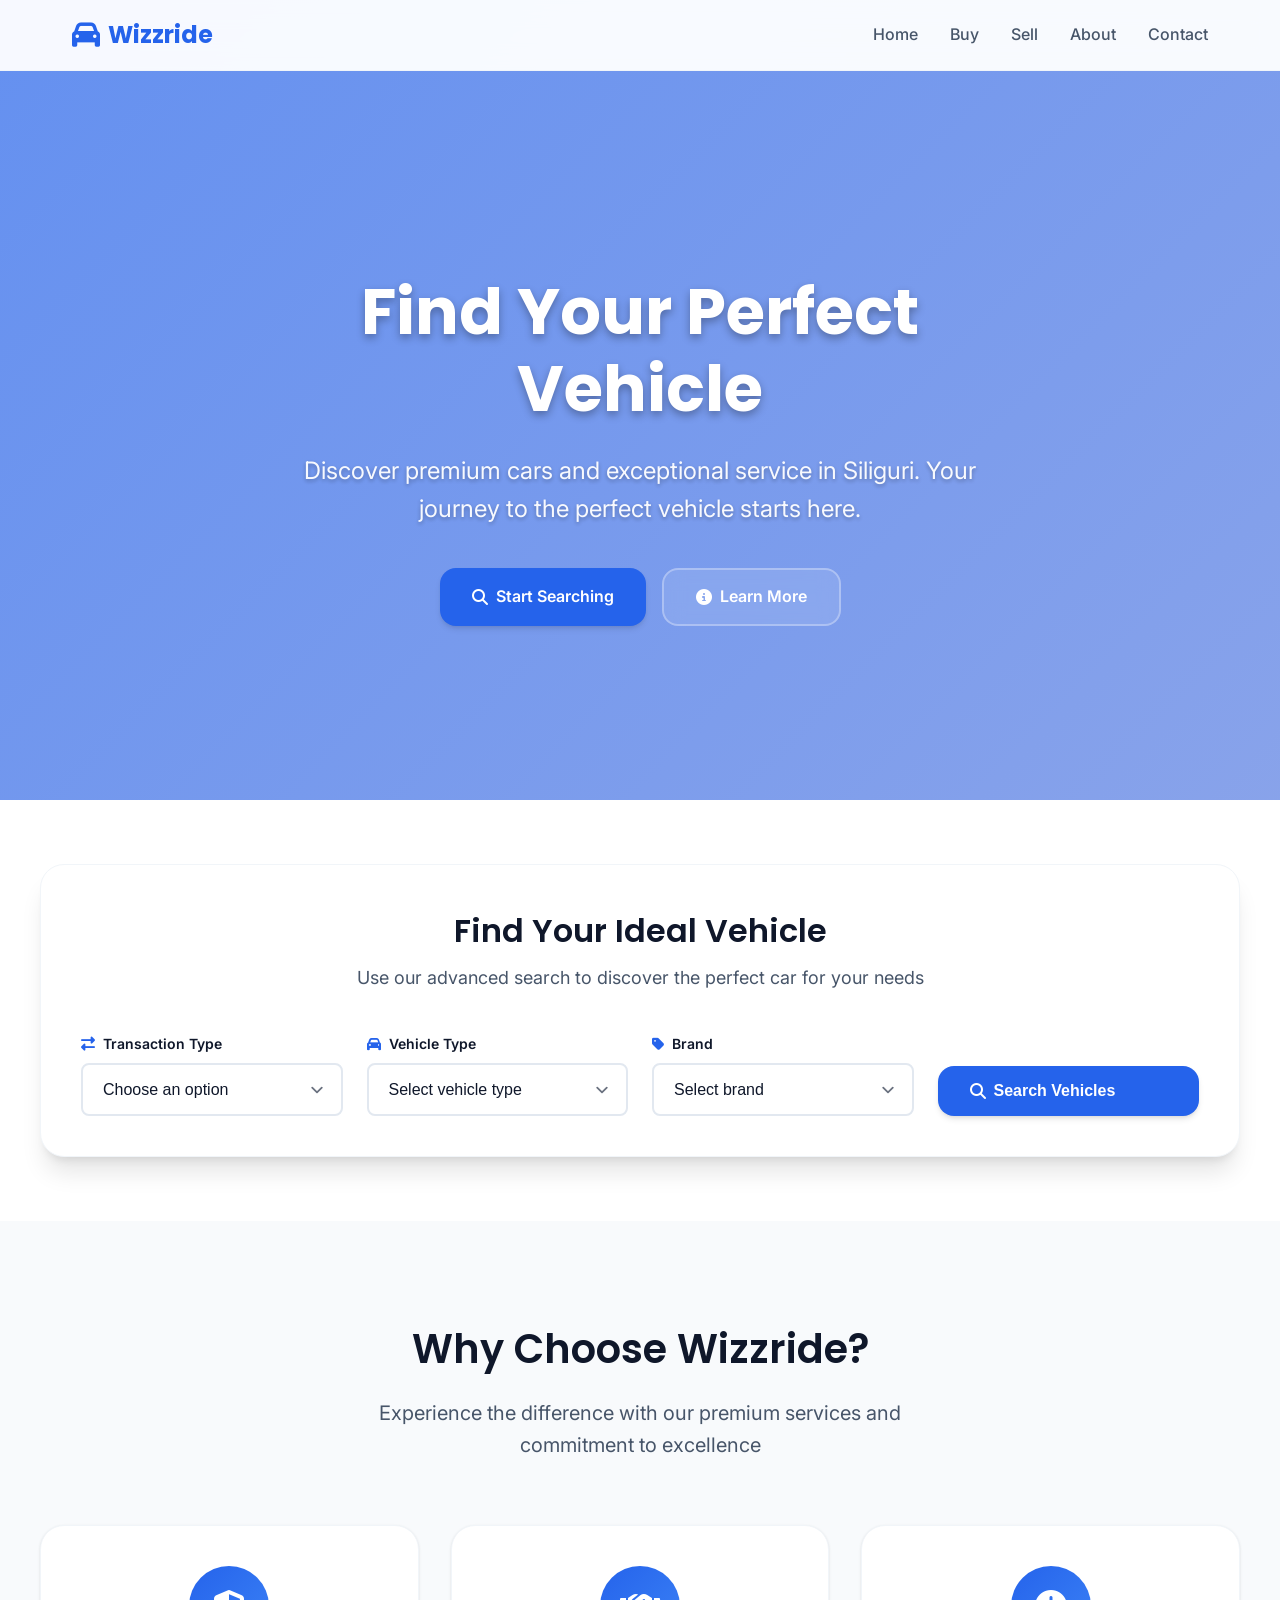
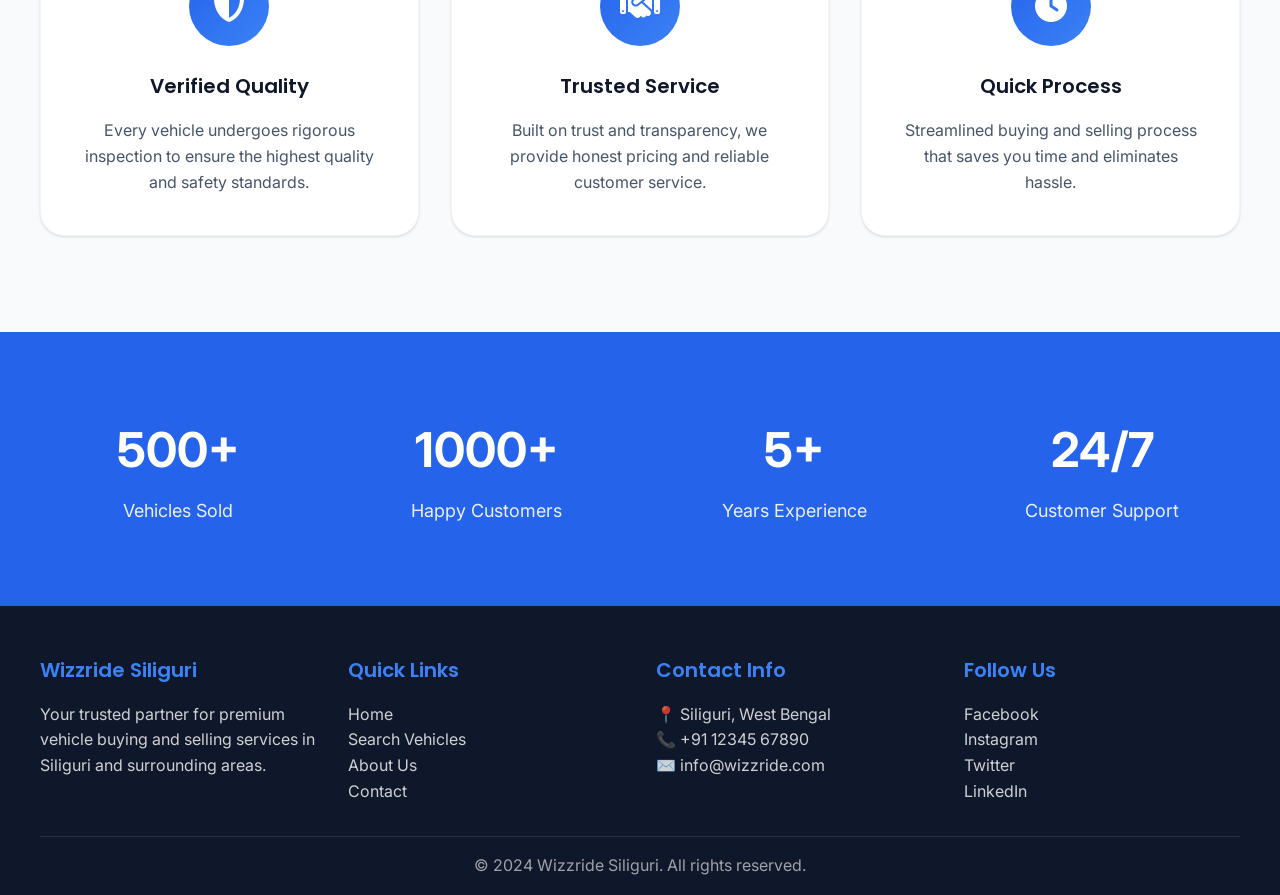
<file: index.html>
<!DOCTYPE html>
<html lang="en">
<head>
  <meta charset="UTF-8" />
  <meta name="viewport" content="width=device-width, initial-scale=1" />
  <title>Wizzride Siliguri - Buy & Sell Premium Vehicles</title>
  
  <!-- Favicon -->
  <link rel="icon" type="image/x-icon" href="/favicon.ico">
  
  <!-- Google Fonts -->
  <link href="https://fonts.googleapis.com/css2?family=Inter:wght@300;400;500;600;700&family=Poppins:wght@300;400;500;600;700&display=swap" rel="stylesheet">
  
  <!-- Font Awesome for icons -->
  <link rel="stylesheet" href="https://cdnjs.cloudflare.com/ajax/libs/font-awesome/6.4.0/css/all.min.css">
 
<style>
:root {
  --primary: #2563eb;
  --primary-dark: #1d4ed8;
  --primary-light: #3b82f6;
  --secondary: #64748b;
  --accent: #f59e0b;
  --success: #10b981;
  --danger: #ef4444;
  --warning: #f59e0b;
  --info: #06b6d4;
  
  --bg-primary: #ffffff;
  --bg-secondary: #f8fafc;
  --bg-tertiary: #f1f5f9;
  
  --text-primary: #0f172a;
  --text-secondary: #475569;
  --text-muted: #64748b;
  
  --border: #e2e8f0;
  --border-light: #f1f5f9;
  
  --shadow-sm: 0 1px 2px 0 rgb(0 0 0 / 0.05);
  --shadow: 0 1px 3px 0 rgb(0 0 0 / 0.1), 0 1px 2px -1px rgb(0 0 0 / 0.1);
  --shadow-md: 0 4px 6px -1px rgb(0 0 0 / 0.1), 0 2px 4px -2px rgb(0 0 0 / 0.1);
  --shadow-lg: 0 10px 15px -3px rgb(0 0 0 / 0.1), 0 4px 6px -4px rgb(0 0 0 / 0.1);
  --shadow-xl: 0 20px 25px -5px rgb(0 0 0 / 0.1), 0 8px 10px -6px rgb(0 0 0 / 0.1);
  
  --radius-sm: 0.375rem;
  --radius: 0.5rem;
  --radius-md: 0.75rem;
  --radius-lg: 1rem;
  --radius-xl: 1.5rem;
  
  --transition: all 0.2s cubic-bezier(0.4, 0, 0.2, 1);
}

* {
  margin: 0;
  padding: 0;
  box-sizing: border-box;
}

body {
  font-family: "Inter", -apple-system, BlinkMacSystemFont, "Segoe UI", Roboto, sans-serif;
  background: var(--bg-secondary);
  color: var(--text-primary);
  line-height: 1.6;
  overflow-x: hidden;
}

/* Header */
.header {
  position: fixed;
  top: 0;
  left: 0;
  right: 0;
  z-index: 1000;
  background: rgba(255, 255, 255, 0.95);
  backdrop-filter: blur(12px);
  border-bottom: 1px solid var(--border-light);
  transition: var(--transition);
}

.header-content {
  max-width: 1200px;
  margin: 0 auto;
  padding: 1rem 2rem;
  display: flex;
  align-items: center;
  justify-content: space-between;
}

.logo {
  font-family: "Poppins", sans-serif;
  font-size: 1.5rem;
  font-weight: 700;
  color: var(--primary);
  text-decoration: none;
  display: flex;
  align-items: center;
  gap: 0.5rem;
}

.logo i {
  font-size: 1.75rem;
}

.nav {
  display: flex;
  list-style: none;
  gap: 2rem;
  align-items: center;
}

.nav a {
  text-decoration: none;
  color: var(--text-secondary);
  font-weight: 500;
  transition: var(--transition);
  position: relative;
}

.nav a:hover {
  color: var(--primary);
}

.nav a::after {
  content: '';
  position: absolute;
  bottom: -4px;
  left: 0;
  width: 0;
  height: 2px;
  background: var(--primary);
  transition: var(--transition);
}

.nav a:hover::after {
  width: 100%;
}

/* Hero Section */
.hero {
  position: relative;
  height: 100vh;
  min-height: 600px;
  overflow: hidden;
  display: flex;
  align-items: center;
  justify-content: center;
}

.slider {
  position: absolute;
  top: 0;
  left: 0;
  width: 100%;
  height: 100%;
  z-index: 1;
}

.slides {
  display: flex;
  width: 400%;
  height: 100%;
  animation: slideShow 20s infinite;
}

.slide {
  width: 25%;
  height: 100%;
  position: relative;
  background-size: cover;
  background-position: center;
  background-repeat: no-repeat;
}

.slide::before {
  content: '';
  position: absolute;
  top: 0;
  left: 0;
  width: 100%;
  height: 100%;
  background: linear-gradient(135deg, rgba(37, 99, 235, 0.7), rgba(29, 78, 216, 0.5));
  z-index: 1;
}

.slide:nth-child(1) { background-image: url('https://images.unsplash.com/photo-1555215695-3004980ad54e?ixlib=rb-4.0.3&auto=format&fit=crop&w=2000&q=80'); }
.slide:nth-child(2) { background-image: url('https://images.unsplash.com/photo-1549317661-bd32c8ce0db2?ixlib=rb-4.0.3&auto=format&fit=crop&w=2000&q=80'); }
.slide:nth-child(3) { background-image: url('https://images.unsplash.com/photo-1503376780353-7e6692767b70?ixlib=rb-4.0.3&auto=format&fit=crop&w=2000&q=80'); }
.slide:nth-child(4) { background-image: url('https://images.unsplash.com/photo-1552519507-da3b142c6e3d?ixlib=rb-4.0.3&auto=format&fit=crop&w=2000&q=80'); }

.hero-content {
  position: relative;
  z-index: 10;
  text-align: center;
  color: white;
  max-width: 800px;
  margin: 0 auto;
  padding: 0 2rem;
}

.hero-title {
  font-family: "Poppins", sans-serif;
  font-size: clamp(2.5rem, 5vw, 4rem);
  font-weight: 700;
  margin-bottom: 1.5rem;
  line-height: 1.2;
  text-shadow: 0 4px 8px rgba(0, 0, 0, 0.3);
}

.hero-subtitle {
  font-size: clamp(1.125rem, 2vw, 1.5rem);
  font-weight: 400;
  margin-bottom: 2.5rem;
  opacity: 0.95;
  text-shadow: 0 2px 4px rgba(0, 0, 0, 0.3);
}

.hero-cta {
  display: flex;
  gap: 1rem;
  justify-content: center;
  flex-wrap: wrap;
}

.btn {
  display: inline-flex;
  align-items: center;
  gap: 0.5rem;
  padding: 0.875rem 2rem;
  font-size: 1rem;
  font-weight: 600;
  text-decoration: none;
  border-radius: var(--radius-lg);
  transition: var(--transition);
  cursor: pointer;
  border: none;
  outline: none;
  position: relative;
  overflow: hidden;
}

.btn-primary {
  background: var(--primary);
  color: white;
  box-shadow: var(--shadow-md);
}

.btn-primary:hover {
  background: var(--primary-dark);
  transform: translateY(-2px);
  box-shadow: var(--shadow-lg);
}

.btn-secondary {
  background: rgba(255, 255, 255, 0.1);
  color: white;
  border: 2px solid rgba(255, 255, 255, 0.3);
  backdrop-filter: blur(10px);
}

.btn-secondary:hover {
  background: rgba(255, 255, 255, 0.2);
  border-color: rgba(255, 255, 255, 0.5);
  transform: translateY(-2px);
}

/* Search Section */
.search-section {
  background: var(--bg-primary);
  padding: 4rem 2rem;
  position: relative;
  z-index: 10;
  margin-top: -100px;
}

.search-container {
  max-width: 1200px;
  margin: 0 auto;
}

.search-card {
  background: var(--bg-primary);
  border-radius: var(--radius-xl);
  padding: 2.5rem;
  box-shadow: var(--shadow-xl);
  border: 1px solid var(--border-light);
}

.search-header {
  text-align: center;
  margin-bottom: 2.5rem;
}

.search-title {
  font-family: "Poppins", sans-serif;
  font-size: 2rem;
  font-weight: 600;
  color: var(--text-primary);
  margin-bottom: 0.5rem;
}

.search-subtitle {
  color: var(--text-secondary);
  font-size: 1.125rem;
}

.search-form {
  display: grid;
  grid-template-columns: repeat(auto-fit, minmax(250px, 1fr));
  gap: 1.5rem;
  align-items: end;
}

.form-group {
  display: flex;
  flex-direction: column;
  gap: 0.5rem;
}

.form-label {
  font-weight: 600;
  color: var(--text-primary);
  font-size: 0.875rem;
  display: flex;
  align-items: center;
  gap: 0.5rem;
}

.form-label i {
  color: var(--primary);
}

.form-select {
  padding: 1rem 1.25rem;
  border: 2px solid var(--border);
  border-radius: var(--radius);
  font-size: 1rem;
  color: var(--text-primary);
  background: var(--bg-primary);
  transition: var(--transition);
  appearance: none;
  background-image: url("data:image/svg+xml,%3csvg xmlns='http://www.w3.org/2000/svg' fill='none' viewBox='0 0 20 20'%3e%3cpath stroke='%236b7280' stroke-linecap='round' stroke-linejoin='round' stroke-width='1.5' d='m6 8 4 4 4-4'/%3e%3c/svg%3e");
  background-position: right 0.75rem center;
  background-repeat: no-repeat;
  background-size: 1.5em 1.5em;
  padding-right: 2.5rem;
}

.form-select:focus {
  outline: none;
  border-color: var(--primary);
  box-shadow: 0 0 0 3px rgba(37, 99, 235, 0.1);
}

.form-select:hover {
  border-color: var(--primary-light);
}

.search-btn {
  padding: 1rem 2rem;
  height: fit-content;
}

/* Features Section */
.features {
  padding: 6rem 2rem;
  background: var(--bg-secondary);
}

.features-container {
  max-width: 1200px;
  margin: 0 auto;
}

.features-header {
  text-align: center;
  margin-bottom: 4rem;
}

.features-title {
  font-family: "Poppins", sans-serif;
  font-size: 2.5rem;
  font-weight: 600;
  color: var(--text-primary);
  margin-bottom: 1rem;
}

.features-subtitle {
  color: var(--text-secondary);
  font-size: 1.25rem;
  max-width: 600px;
  margin: 0 auto;
}

.features-grid {
  display: grid;
  grid-template-columns: repeat(auto-fit, minmax(300px, 1fr));
  gap: 2rem;
}

.feature-card {
  background: var(--bg-primary);
  padding: 2.5rem;
  border-radius: var(--radius-xl);
  box-shadow: var(--shadow);
  border: 1px solid var(--border-light);
  transition: var(--transition);
  text-align: center;
}

.feature-card:hover {
  transform: translateY(-4px);
  box-shadow: var(--shadow-lg);
}

.feature-icon {
  width: 80px;
  height: 80px;
  background: linear-gradient(135deg, var(--primary), var(--primary-light));
  border-radius: 50%;
  display: flex;
  align-items: center;
  justify-content: center;
  margin: 0 auto 1.5rem;
  color: white;
  font-size: 2rem;
}

.feature-title {
  font-family: "Poppins", sans-serif;
  font-size: 1.25rem;
  font-weight: 600;
  color: var(--text-primary);
  margin-bottom: 1rem;
}

.feature-description {
  color: var(--text-secondary);
  line-height: 1.6;
}

/* Stats Section */
.stats {
  padding: 4rem 2rem;
  background: var(--primary);
  color: white;
}

.stats-container {
  max-width: 1200px;
  margin: 0 auto;
}

.stats-grid {
  display: grid;
  grid-template-columns: repeat(auto-fit, minmax(200px, 1fr));
  gap: 2rem;
  text-align: center;
}

.stat-item {
  padding: 1rem;
}

.stat-number {
  font-size: 3rem;
  font-weight: 700;
  margin-bottom: 0.5rem;
  display: block;
}

.stat-label {
  font-size: 1.125rem;
  opacity: 0.9;
}

/* Footer */
.footer {
  background: var(--text-primary);
  color: white;
  padding: 3rem 2rem 1rem;
}

.footer-container {
  max-width: 1200px;
  margin: 0 auto;
}

.footer-content {
  display: grid;
  grid-template-columns: repeat(auto-fit, minmax(250px, 1fr));
  gap: 2rem;
  margin-bottom: 2rem;
}

.footer-section h3 {
  font-family: "Poppins", sans-serif;
  font-size: 1.25rem;
  font-weight: 600;
  margin-bottom: 1rem;
  color: var(--primary-light);
}

.footer-section p,
.footer-section a {
  color: rgba(255, 255, 255, 0.8);
  text-decoration: none;
  line-height: 1.6;
  transition: var(--transition);
}

.footer-section a:hover {
  color: var(--primary-light);
}

.footer-bottom {
  border-top: 1px solid rgba(255, 255, 255, 0.1);
  padding-top: 1rem;
  text-align: center;
  color: rgba(255, 255, 255, 0.6);
}

/* Animations */
@keyframes slideShow {
  0%, 20% { transform: translateX(0); }
  25%, 45% { transform: translateX(-25%); }
  50%, 70% { transform: translateX(-50%); }
  75%, 95% { transform: translateX(-75%); }
  100% { transform: translateX(0); }
}

/* Mobile Responsiveness */
@media (max-width: 768px) {
  .header-content {
    padding: 1rem;
  }
  
  .nav {
    display: none;
  }
  
  .hero-content {
    padding: 0 1rem;
  }
  
  .search-section {
    padding: 2rem 1rem;
    margin-top: -50px;
  }
  
  .search-card {
    padding: 1.5rem;
  }
  
  .search-form {
    grid-template-columns: 1fr;
  }
  
  .hero-cta {
    flex-direction: column;
    align-items: center;
  }
  
  .btn {
    width: 100%;
    max-width: 300px;
    justify-content: center;
  }
}

/* Loading Animation */
.loading {
  display: inline-block;
  width: 20px;
  height: 20px;
  border: 3px solid rgba(255, 255, 255, 0.3);
  border-radius: 50%;
  border-top-color: white;
  animation: spin 1s ease-in-out infinite;
}

@keyframes spin {
  to { transform: rotate(360deg); }
}

/* Smooth Scroll */
html {
  scroll-behavior: smooth;
}

/* Focus States */
.btn:focus-visible,
.form-select:focus-visible {
  outline: 2px solid var(--primary);
  outline-offset: 2px;
}
</style>
</head>

<body>
  <!-- Header -->
  <header class="header">
    <div class="header-content">
      <a href="#" class="logo">
        <i class="fas fa-car"></i>
        Wizzride
      </a>
      <nav class="nav">
        <a href="#home">Home</a>
        <a href="#buy">Buy</a>
        <a href="#sell">Sell</a>
        <a href="#about">About</a>
        <a href="#contact">Contact</a>
      </nav>
    </div>
  </header>

  <!-- Hero Section -->
  <section class="hero" id="home">
    <div class="slider" aria-label="Auto-sliding background image slider">
      <div class="slides">
        <div class="slide"></div>
        <div class="slide"></div>
        <div class="slide"></div>
        <div class="slide"></div>
      </div>
    </div>
    
    <div class="hero-content">
      <h1 class="hero-title">Find Your Perfect Vehicle</h1>
      <p class="hero-subtitle">
        Discover premium cars and exceptional service in Siliguri. 
        Your journey to the perfect vehicle starts here.
      </p>
      <div class="hero-cta">
        <a href="#search" class="btn btn-primary">
          <i class="fas fa-search"></i>
          Start Searching
        </a>
        <a href="#about" class="btn btn-secondary">
          <i class="fas fa-info-circle"></i>
          Learn More
        </a>
      </div>
    </div>
  </section>

  <!-- Search Section -->
  <section class="search-section" id="search">
    <div class="search-container">
      <div class="search-card">
        <div class="search-header">
          <h2 class="search-title">Find Your Ideal Vehicle</h2>
          <p class="search-subtitle">Use our advanced search to discover the perfect car for your needs</p>
        </div>
        
        <form class="search-form">
          <div class="form-group">
            <label class="form-label">
              <i class="fas fa-exchange-alt"></i>
              Transaction Type
            </label>
            <select name="status" class="form-select" required>
              <option value="" disabled selected>Choose an option</option>
              <option value="buy">🔍 Looking to Buy</option>
              <option value="sell">💰 Looking to Sell</option>
              <option value="trade">🔄 Trade-in</option>
            </select>
          </div>

          <div class="form-group">
            <label class="form-label">
              <i class="fas fa-car"></i>
              Vehicle Type
            </label>
            <select name="type" class="form-select" required>
              <option value="" disabled selected>Select vehicle type</option>
              <option value="sedans">🚗 Sedans</option>
              <option value="suvs">🚙 SUVs</option>
              <option value="hatchback">🚗 Hatchbacks</option>
              <option value="luxury">✨ Luxury Cars</option>
              <option value="electric">⚡ Electric Vehicles</option>
            </select>
          </div>

          <div class="form-group">
            <label class="form-label">
              <i class="fas fa-tag"></i>
              Brand
            </label>
            <select name="brand" class="form-select" required>
              <option value="" disabled selected>Select brand</option>
              <option value="honda">Honda</option>
              <option value="tata">Tata</option>
              <option value="maruti">Maruti Suzuki</option>
              <option value="hyundai">Hyundai</option>
              <option value="toyota">Toyota</option>
              <option value="mahindra">Mahindra</option>
              <option value="ford">Ford</option>
              <option value="bmw">BMW</option>
              <option value="mercedes">Mercedes-Benz</option>
              <option value="audi">Audi</option>
            </select>
          </div>

          <div class="form-group">
            <button type="submit" class="btn btn-primary search-btn">
              <i class="fas fa-search"></i>
              Search Vehicles
            </button>
          </div>
        </form>
      </div>
    </div>
  </section>

  <!-- Features Section -->
  <section class="features" id="about">
    <div class="features-container">
      <div class="features-header">
        <h2 class="features-title">Why Choose Wizzride?</h2>
        <p class="features-subtitle">
          Experience the difference with our premium services and commitment to excellence
        </p>
      </div>
      
      <div class="features-grid">
        <div class="feature-card">
          <div class="feature-icon">
            <i class="fas fa-shield-alt"></i>
          </div>
          <h3 class="feature-title">Verified Quality</h3>
          <p class="feature-description">
            Every vehicle undergoes rigorous inspection to ensure the highest quality and safety standards.
          </p>
        </div>
        
        <div class="feature-card">
          <div class="feature-icon">
            <i class="fas fa-handshake"></i>
          </div>
          <h3 class="feature-title">Trusted Service</h3>
          <p class="feature-description">
            Built on trust and transparency, we provide honest pricing and reliable customer service.
          </p>
        </div>
        
        <div class="feature-card">
          <div class="feature-icon">
            <i class="fas fa-clock"></i>
          </div>
          <h3 class="feature-title">Quick Process</h3>
          <p class="feature-description">
            Streamlined buying and selling process that saves you time and eliminates hassle.
          </p>
        </div>
      </div>
    </div>
  </section>

  <!-- Stats Section -->
  <section class="stats">
    <div class="stats-container">
      <div class="stats-grid">
        <div class="stat-item">
          <span class="stat-number">500+</span>
          <span class="stat-label">Vehicles Sold</span>
        </div>
        <div class="stat-item">
          <span class="stat-number">1000+</span>
          <span class="stat-label">Happy Customers</span>
        </div>
        <div class="stat-item">
          <span class="stat-number">5+</span>
          <span class="stat-label">Years Experience</span>
        </div>
        <div class="stat-item">
          <span class="stat-number">24/7</span>
          <span class="stat-label">Customer Support</span>
        </div>
      </div>
    </div>
  </section>

  <!-- Footer -->
  <footer class="footer" id="contact">
    <div class="footer-container">
      <div class="footer-content">
        <div class="footer-section">
          <h3>Wizzride Siliguri</h3>
          <p>Your trusted partner for premium vehicle buying and selling services in Siliguri and surrounding areas.</p>
        </div>
        <div class="footer-section">
          <h3>Quick Links</h3>
          <p><a href="#home">Home</a></p>
          <p><a href="#search">Search Vehicles</a></p>
          <p><a href="#about">About Us</a></p>
          <p><a href="#contact">Contact</a></p>
        </div>
        <div class="footer-section">
          <h3>Contact Info</h3>
          <p>📍 Siliguri, West Bengal</p>
          <p>📞 +91 12345 67890</p>
          <p>✉️ info@wizzride.com</p>
        </div>
        <div class="footer-section">
          <h3>Follow Us</h3>
          <p><a href="#">Facebook</a></p>
          <p><a href="#">Instagram</a></p>
          <p><a href="#">Twitter</a></p>
          <p><a href="#">LinkedIn</a></p>
        </div>
      </div>
      <div class="footer-bottom">
        <p>&copy; 2024 Wizzride Siliguri. All rights reserved.</p>
      </div>
    </div>
  </footer>

  <script>
    // Smooth scrolling for navigation links
    document.querySelectorAll('a[href^="#"]').forEach(anchor => {
      anchor.addEventListener('click', function (e) {
        e.preventDefault();
        const target = document.querySelector(this.getAttribute('href'));
        if (target) {
          target.scrollIntoView({
            behavior: 'smooth',
            block: 'start'
          });
        }
      });
    });

    // Header background on scroll
    window.addEventListener('scroll', () => {
      const header = document.querySelector('.header');
      if (window.scrollY > 100) {
        header.style.background = 'rgba(255, 255, 255, 0.98)';
      } else {
        header.style.background = 'rgba(255, 255, 255, 0.95)';
      }
    });

    // Form submission handling
    document.querySelector('.search-form').addEventListener('submit', function(e) {
      e.preventDefault();
      
      const formData = new FormData(this);
      const searchBtn = this.querySelector('.search-btn');
      const btnText = searchBtn.innerHTML;
      
      // Show loading state
      searchBtn.innerHTML = '<div class="loading"></div> Searching...';
      searchBtn.disabled = true;
      
      // Simulate search (replace with actual API call)
      setTimeout(() => {
        searchBtn.innerHTML = btnText;
        searchBtn.disabled = false;
        alert('Search functionality would be implemented here with the selected filters.');
      }, 2000);
    });

    // Add intersection observer for animations
    const observerOptions = {
      threshold: 0.1,
      rootMargin: '0px 0px -50px 0px'
    };

    const observer = new IntersectionObserver((entries) => {
      entries.forEach(entry => {
        if (entry.isIntersecting) {
          entry.target.style.opacity = '1';
          entry.target.style.transform = 'translateY(0)';
        }
      });
    }, observerOptions);

    // Observe feature cards
    document.querySelectorAll('.feature-card').forEach(card => {
      card.style.opacity = '0';
      card.style.transform = 'translateY(30px)';
      card.style.transition = 'opacity 0.6s ease, transform 0.6s ease';
      observer.observe(card);
    });
  </script>
</body>
</html>
</file>
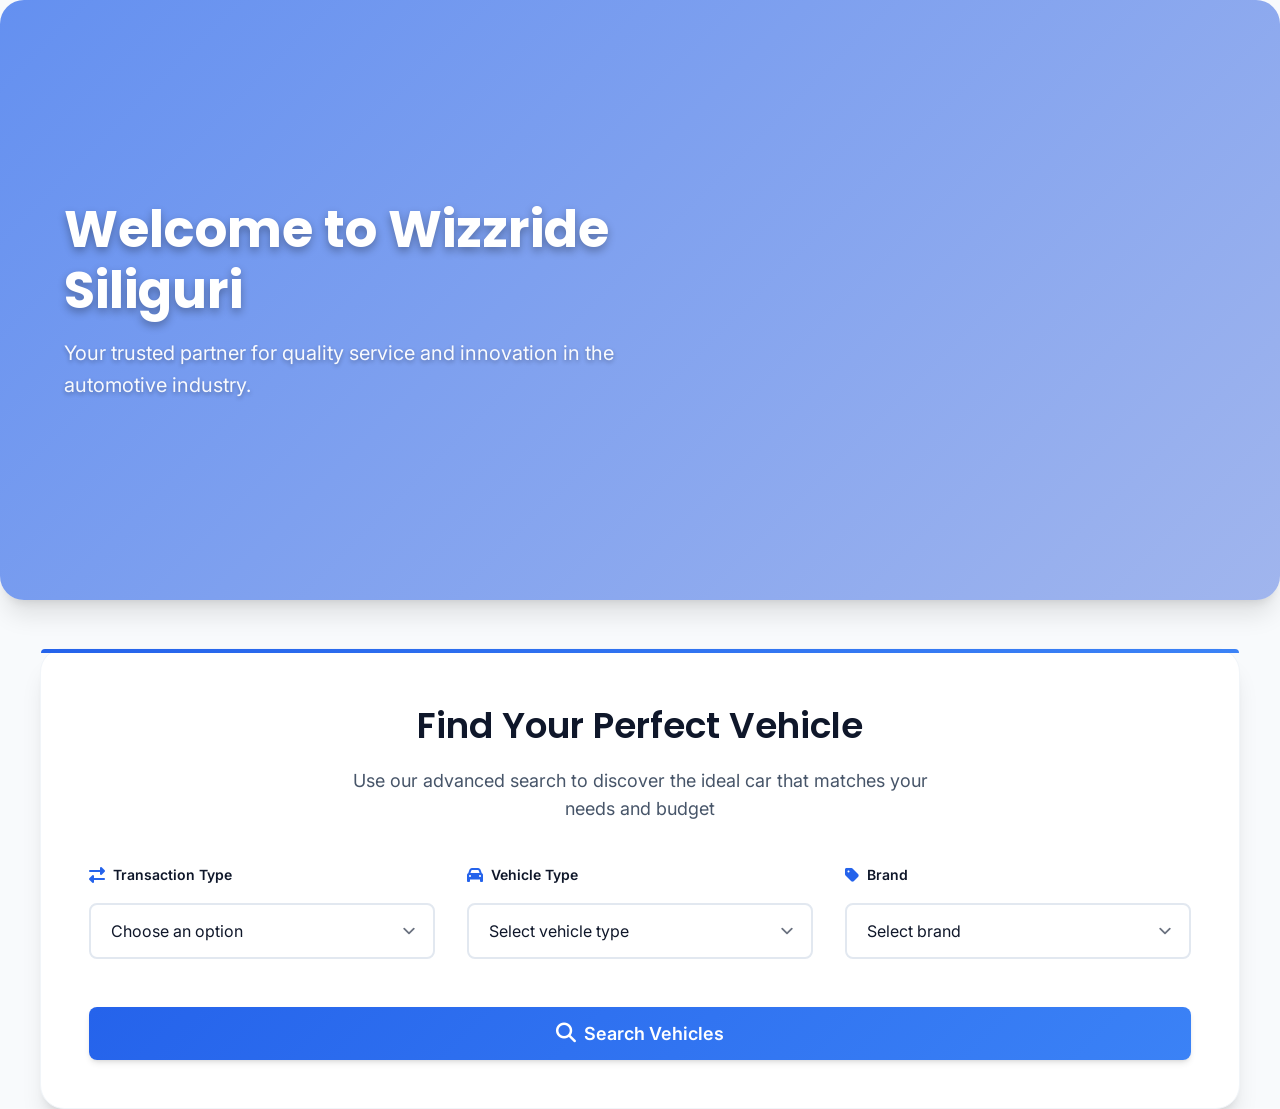
<file: buyandsell-section.html>
<!DOCTYPE html>
<html lang="en">
<head>
  <meta charset="UTF-8" />
  <meta name="viewport" content="width=device-width, initial-scale=1" />
  <title>Buy and sell page</title>
 
<style>
  @import url('https://fonts.googleapis.com/css2?family=Inter:wght@300;400;500;600;700&family=Poppins:wght@300;400;500;600;700&display=swap');

:root {
  --primary: #2563eb;
  --primary-dark: #1d4ed8;
  --primary-light: #3b82f6;
  --secondary: #64748b;
  
  --bg-primary: #ffffff;
  --bg-secondary: #f8fafc;
  --bg-tertiary: #f1f5f9;
  
  --text-primary: #0f172a;
  --text-secondary: #475569;
  --text-muted: #64748b;
  
  --border: #e2e8f0;
  --border-light: #f1f5f9;
  
  --shadow: 0 1px 3px 0 rgb(0 0 0 / 0.1), 0 1px 2px -1px rgb(0 0 0 / 0.1);
  --shadow-md: 0 4px 6px -1px rgb(0 0 0 / 0.1), 0 2px 4px -2px rgb(0 0 0 / 0.1);
  --shadow-lg: 0 10px 15px -3px rgb(0 0 0 / 0.1), 0 4px 6px -4px rgb(0 0 0 / 0.1);
  --shadow-xl: 0 20px 25px -5px rgb(0 0 0 / 0.1), 0 8px 10px -6px rgb(0 0 0 / 0.1);
  
  --radius: 0.5rem;
  --radius-lg: 1rem;
  --radius-xl: 1.5rem;
  
  --transition: all 0.3s cubic-bezier(0.4, 0, 0.2, 1);
}

* {
  margin: 0;
  padding: 0;
  box-sizing: border-box;
}

body.buyandsell-page {
  font-family: "Inter", -apple-system, BlinkMacSystemFont, "Segoe UI", Roboto, sans-serif;
  background: var(--bg-secondary);
  color: var(--text-primary);
  line-height: 1.6;
}

/* Modern Slider Styles */
.buyandsell-page .slider {
  width: 100%;
  height: 600px;
  overflow: hidden;
  position: relative;
  border-radius: var(--radius-xl);
  box-shadow: var(--shadow-xl);
  margin-bottom: 3rem;
}

.buyandsell-page .slides {
  display: flex;
  width: 400%;
  height: 100%;
  animation: modernSlideShow 20s ease-in-out infinite;
}

.buyandsell-page .slide {
  width: 25%;
  height: 100%;
  position: relative;
  display: flex;
  justify-content: flex-start;
  align-items: center;
  padding: 0 4rem;
  color: white;
  overflow: hidden;
}

.buyandsell-page .bg-image {
  position: absolute;
  top: 0; 
  left: 0;
  width: 100%;
  height: 100%;
  background-size: cover;
  background-position: center;
  z-index: 1;
  transition: transform 0.8s ease;
}

.buyandsell-page .slide::before {
  content: '';
  position: absolute;
  top: 0;
  left: 0;
  width: 100%;
  height: 100%;
  background: linear-gradient(135deg, rgba(37, 99, 235, 0.7), rgba(29, 78, 216, 0.4));
  z-index: 2;
}

.buyandsell-page .slide:hover .bg-image {
  transform: scale(1.05);
}

.buyandsell-page .overlay-text {
  position: relative;
  z-index: 3;
  max-width: 600px;
}

.buyandsell-page .overlay-text h2 {
  font-family: "Poppins", sans-serif;
  font-size: clamp(2rem, 4vw, 3.5rem);
  font-weight: 700;
  margin-bottom: 1rem;
  line-height: 1.2;
  text-shadow: 0 4px 8px rgba(0, 0, 0, 0.3);
}

.buyandsell-page .overlay-text p {
  font-size: clamp(1rem, 2vw, 1.25rem);
  font-weight: 400;
  margin-top: 1rem;
  opacity: 0.95;
  text-shadow: 0 2px 4px rgba(0, 0, 0, 0.3);
  line-height: 1.6;
}

/* Modern Animation */
@keyframes modernSlideShow {
  0%, 20% { transform: translateX(0); }
  25%, 45% { transform: translateX(-25%); }
  50%, 70% { transform: translateX(-50%); }
  75%, 95% { transform: translateX(-75%); }
  100% { transform: translateX(0); }
}

/* Professional Form Styles */
.buyandsell-page .formsell {
  background: var(--bg-primary);
  padding: 3rem;
  margin: 0 auto;
  border-radius: var(--radius-xl);
  box-shadow: var(--shadow-xl);
  border: 1px solid var(--border-light);
  max-width: 1200px;
  position: relative;
}

.buyandsell-page .formsell::before {
  content: '';
  position: absolute;
  top: 0;
  left: 0;
  right: 0;
  height: 4px;
  background: linear-gradient(90deg, var(--primary), var(--primary-light));
  border-radius: var(--radius-xl) var(--radius-xl) 0 0;
}

.buyandsell-page .form-header {
  text-align: center;
  margin-bottom: 2.5rem;
}

.buyandsell-page .form-title {
  font-family: "Poppins", sans-serif;
  font-size: 2.25rem;
  font-weight: 600;
  color: var(--text-primary);
  margin-bottom: 0.75rem;
}

.buyandsell-page .form-subtitle {
  color: var(--text-secondary);
  font-size: 1.125rem;
  max-width: 600px;
  margin: 0 auto;
}

.buyandsell-page .formsell form {
  display: grid;
  grid-template-columns: repeat(auto-fit, minmax(280px, 1fr));
  gap: 2rem;
  align-items: end;
}

.buyandsell-page .form-group {
  display: flex;
  flex-direction: column;
  gap: 0.5rem;
}

.buyandsell-page .form-label {
  font-weight: 600;
  color: var(--text-primary);
  font-size: 0.875rem;
  display: flex;
  align-items: center;
  gap: 0.5rem;
  margin-bottom: 0.5rem;
}

.buyandsell-page .form-label i {
  color: var(--primary);
  font-size: 1rem;
}

.buyandsell-page .formsell select {
  width: 100%;
  padding: 1rem 1.25rem;
  font-size: 1rem;
  color: var(--text-primary);
  background: var(--bg-primary);
  border: 2px solid var(--border);
  border-radius: var(--radius);
  transition: var(--transition);
  appearance: none;
  background-image: url("data:image/svg+xml,%3csvg xmlns='http://www.w3.org/2000/svg' fill='none' viewBox='0 0 20 20'%3e%3cpath stroke='%236b7280' stroke-linecap='round' stroke-linejoin='round' stroke-width='1.5' d='m6 8 4 4 4-4'/%3e%3c/svg%3e");
  background-position: right 0.75rem center;
  background-repeat: no-repeat;
  background-size: 1.5em 1.5em;
  padding-right: 3rem;
  font-family: inherit;
}

.buyandsell-page .formsell select:focus {
  outline: none;
  border-color: var(--primary);
  box-shadow: 0 0 0 3px rgba(37, 99, 235, 0.1);
}

.buyandsell-page .formsell select:hover {
  border-color: var(--primary-light);
}

.buyandsell-page .formsell select option {
  padding: 0.75rem;
  font-size: 1rem;
}

.buyandsell-page .search-btn {
  grid-column: 1 / -1;
  background: linear-gradient(135deg, var(--primary), var(--primary-light));
  color: white;
  border: none;
  padding: 1rem 2rem;
  font-size: 1.125rem;
  font-weight: 600;
  border-radius: var(--radius);
  cursor: pointer;
  transition: var(--transition);
  display: flex;
  align-items: center;
  justify-content: center;
  gap: 0.5rem;
  margin-top: 1rem;
  box-shadow: var(--shadow-md);
  font-family: inherit;
}

.buyandsell-page .search-btn:hover {
  transform: translateY(-2px);
  box-shadow: var(--shadow-lg);
  background: linear-gradient(135deg, var(--primary-dark), var(--primary));
}

.buyandsell-page .search-btn:active {
  transform: translateY(0);
}

.buyandsell-page .search-btn i {
  font-size: 1.25rem;
}

/* Responsive Design */
@media (max-width: 768px) {
  .buyandsell-page .slider {
    height: 400px;
    margin-bottom: 2rem;
  }
  
  .buyandsell-page .slide {
    padding: 0 2rem;
  }
  
  .buyandsell-page .overlay-text h2 {
    font-size: 2rem;
  }
  
  .buyandsell-page .overlay-text p {
    font-size: 1rem;
  }
  
  .buyandsell-page .formsell {
    padding: 2rem 1.5rem;
    margin: 0 1rem;
  }
  
  .buyandsell-page .formsell form {
    grid-template-columns: 1fr;
    gap: 1.5rem;
  }
  
  .buyandsell-page .form-title {
    font-size: 1.875rem;
  }
}

@media (max-width: 480px) {
  .buyandsell-page .slider {
    height: 350px;
  }
  
  .buyandsell-page .slide {
    padding: 0 1.5rem;
  }
  
  .buyandsell-page .formsell {
    padding: 1.5rem 1rem;
  }
}

/* Loading Animation */
.loading {
  display: inline-block;
  width: 20px;
  height: 20px;
  border: 3px solid rgba(255, 255, 255, 0.3);
  border-radius: 50%;
  border-top-color: white;
  animation: spin 1s ease-in-out infinite;
}

@keyframes spin {
  to { transform: rotate(360deg); }
}

/* Smooth Scroll */
html {
  scroll-behavior: smooth;
}
</style>

<!-- Font Awesome for icons -->
<link rel="stylesheet" href="https://cdnjs.cloudflare.com/ajax/libs/font-awesome/6.4.0/css/all.min.css">

</head>
<body class="buyandsell-page">
  
  <!-- Hero Slider Section -->
  <div class="slider" aria-label="Auto-sliding background image slider">
    <div class="slides">
      <div class="slide">
        <div class="bg-image" style="background-image: url('https://images.unsplash.com/photo-1555215695-3004980ad54e?ixlib=rb-4.0.3&auto=format&fit=crop&w=2000&q=80');"></div>
        <div class="overlay-text">
          <h2>Welcome to Wizzride Siliguri</h2>
          <p>Your trusted partner for quality service and innovation in the automotive industry.</p>
        </div>
      </div>
      <div class="slide">
        <div class="bg-image" style="background-image: url('https://images.unsplash.com/photo-1549317661-bd32c8ce0db2?ixlib=rb-4.0.3&auto=format&fit=crop&w=2000&q=80');"></div>
        <div class="overlay-text">
          <h2>Exceptional Solutions</h2>
          <p>Delivering cutting-edge automotive technology tailored for Siliguri's needs.</p>
        </div>
      </div>
      <div class="slide">
        <div class="bg-image" style="background-image: url('https://images.unsplash.com/photo-1503376780353-7e6692767b70?ixlib=rb-4.0.3&auto=format&fit=crop&w=2000&q=80');"></div>
        <div class="overlay-text">
          <h2>Community Focused</h2>
          <p>Committed to growth and support in the Siliguri automotive community.</p>
        </div>
      </div>
      <div class="slide">
        <div class="bg-image" style="background-image: url('https://images.unsplash.com/photo-1552519507-da3b142c6e3d?ixlib=rb-4.0.3&auto=format&fit=crop&w=2000&q=80');"></div>
        <div class="overlay-text">
          <h2>Join Us Today</h2>
          <p>Be part of the Wizzride family and experience the future of automotive excellence.</p>
        </div>
      </div>
    </div>
  </div>

  <!-- Search Form Section -->
  <div class="formsell">
    <div class="form-header">
      <h2 class="form-title">Find Your Perfect Vehicle</h2>
      <p class="form-subtitle">Use our advanced search to discover the ideal car that matches your needs and budget</p>
    </div>
    
    <form>
      <div class="form-group">
        <label class="form-label">
          <i class="fas fa-exchange-alt"></i>
          Transaction Type
        </label>
        <select name="status" required>
          <option value="" disabled selected>Choose an option</option>
          <option value="buy">🔍 Looking to Buy</option>
          <option value="sell">💰 Looking to Sell</option>
          <option value="trade">🔄 Trade-in Available</option>
        </select>
      </div>
      
      <div class="form-group">
        <label class="form-label">
          <i class="fas fa-car"></i>
          Vehicle Type
        </label>
        <select name="type" required>
          <option value="" disabled selected>Select vehicle type</option>
          <option value="sedans">🚗 Sedans</option>
          <option value="suvs">🚙 SUVs</option>
          <option value="hatchback">🚗 Hatchbacks</option>
          <option value="luxury">✨ Luxury Cars</option>
          <option value="electric">⚡ Electric Vehicles</option>
        </select>
      </div>
      
      <div class="form-group">
        <label class="form-label">
          <i class="fas fa-tag"></i>
          Brand
        </label>
        <select name="brand" required>
          <option value="" disabled selected>Select brand</option>
          <option value="honda">Honda</option>
          <option value="tata">Tata</option>
          <option value="maruti">Maruti Suzuki</option>
          <option value="hyundai">Hyundai</option>
          <option value="toyota">Toyota</option>
          <option value="mahindra">Mahindra</option>
          <option value="ford">Ford</option>
          <option value="bmw">BMW</option>
          <option value="mercedes">Mercedes-Benz</option>
          <option value="audi">Audi</option>
        </select>
      </div>
      
      <button type="submit" class="search-btn">
        <i class="fas fa-search"></i>
        Search Vehicles
      </button>
    </form>
  </div>

<script>
// Form submission handling with loading state
document.querySelector('.formsell form').addEventListener('submit', function(e) {
  e.preventDefault();
  
  const searchBtn = this.querySelector('.search-btn');
  const btnText = searchBtn.innerHTML;
  
  // Show loading state
  searchBtn.innerHTML = '<div class="loading"></div> Searching...';
  searchBtn.disabled = true;
  
  // Get form data
  const formData = new FormData(this);
  const status = formData.get('status');
  const type = formData.get('type');
  const brand = formData.get('brand');
  
  // Simulate search API call
  setTimeout(() => {
    searchBtn.innerHTML = btnText;
    searchBtn.disabled = false;
    
    // Here you would typically send the data to your backend
    console.log('Search parameters:', { status, type, brand });
    alert(`Searching for ${status} ${brand} ${type}. This would connect to your search API.`);
  }, 2000);
});

// Add smooth hover effects to form elements
document.querySelectorAll('.formsell select').forEach(select => {
  select.addEventListener('focus', function() {
    this.parentElement.style.transform = 'translateY(-2px)';
  });
  
  select.addEventListener('blur', function() {
    this.parentElement.style.transform = 'translateY(0)';
  });
});
</script>

</body>
</html>
</file>
